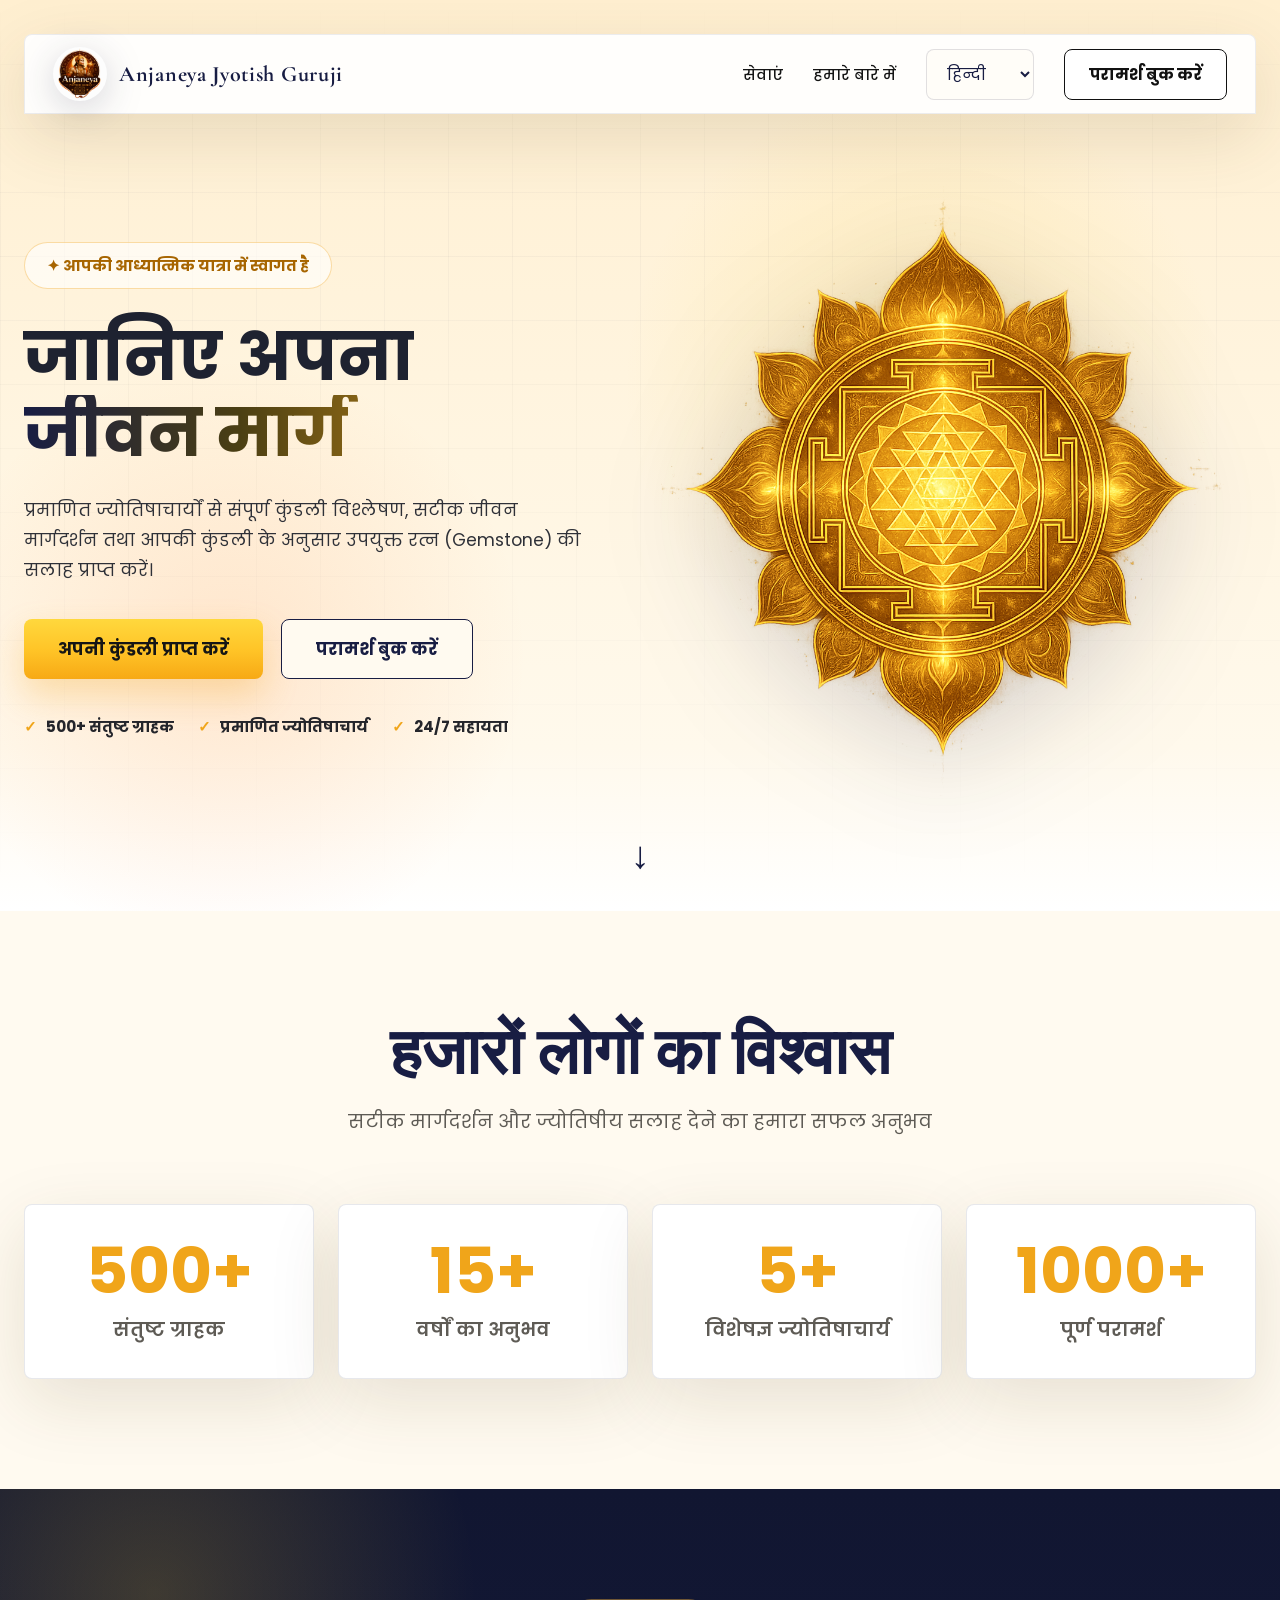
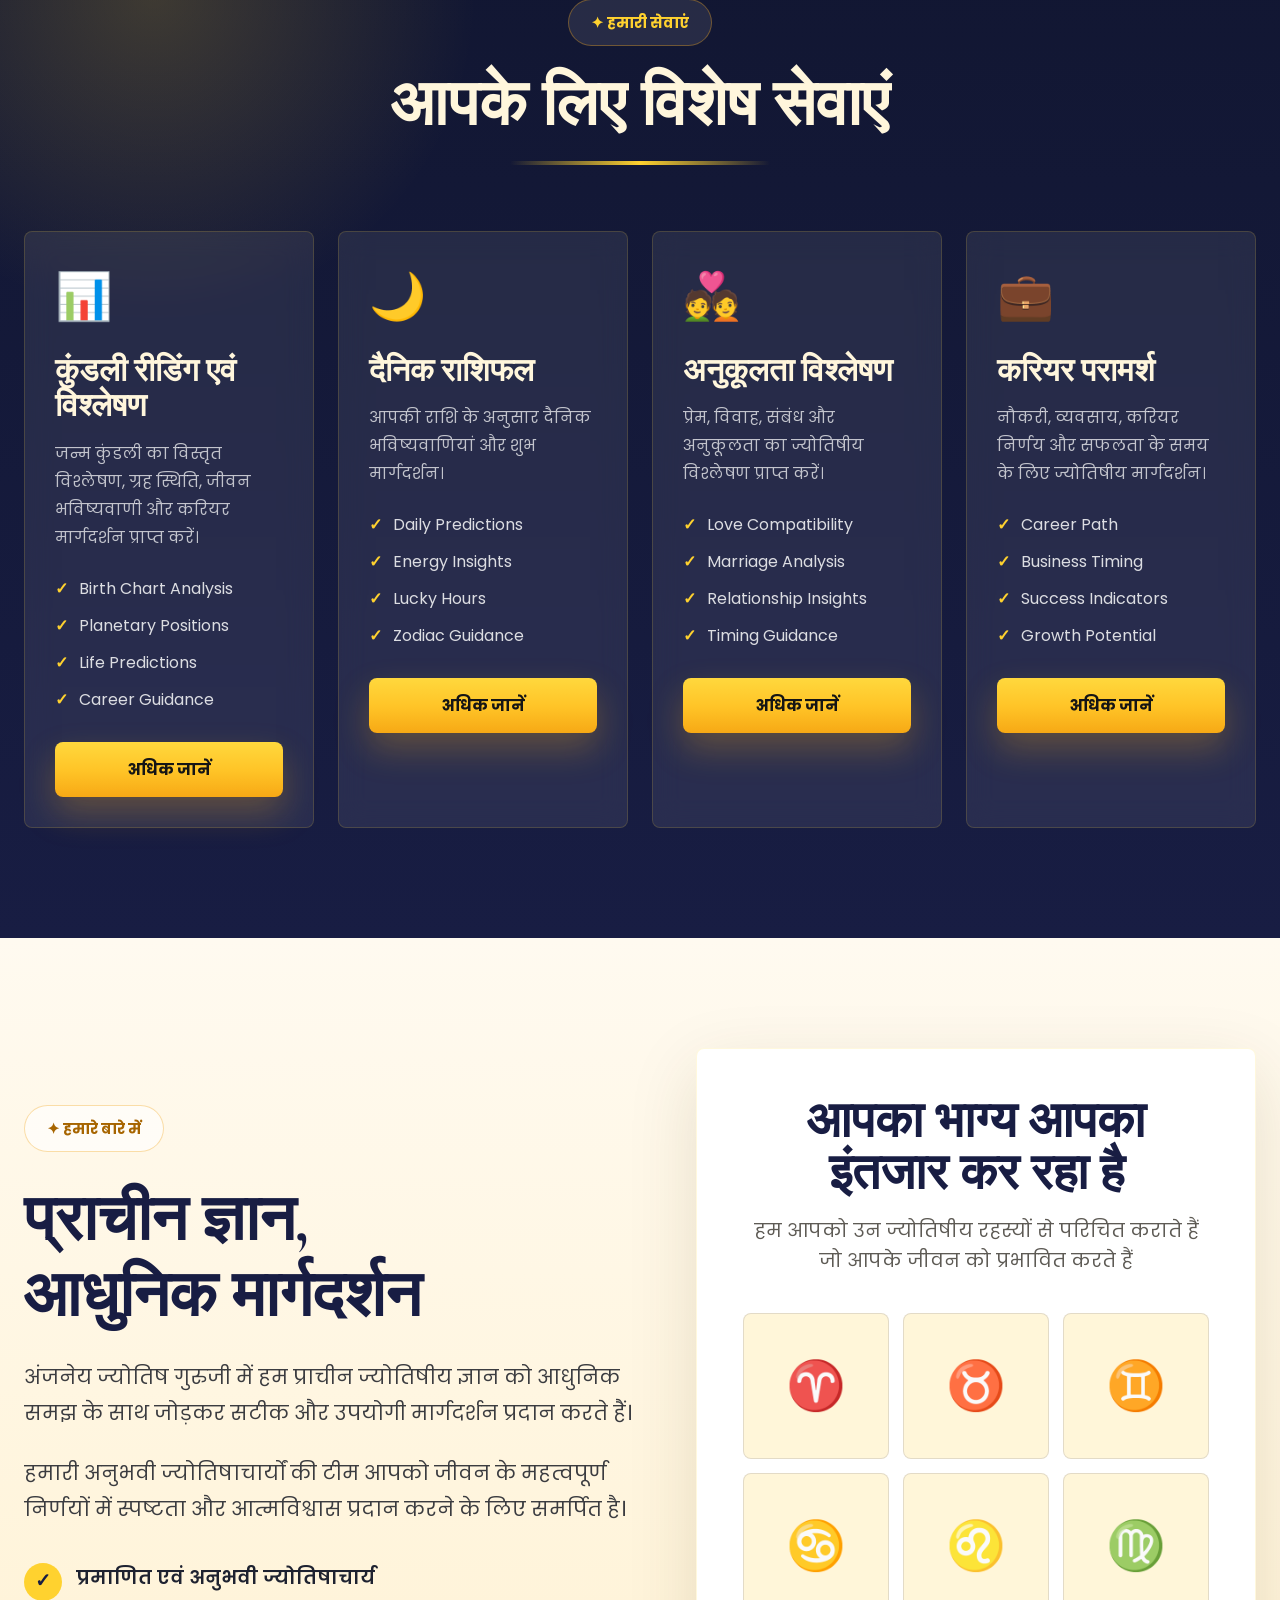
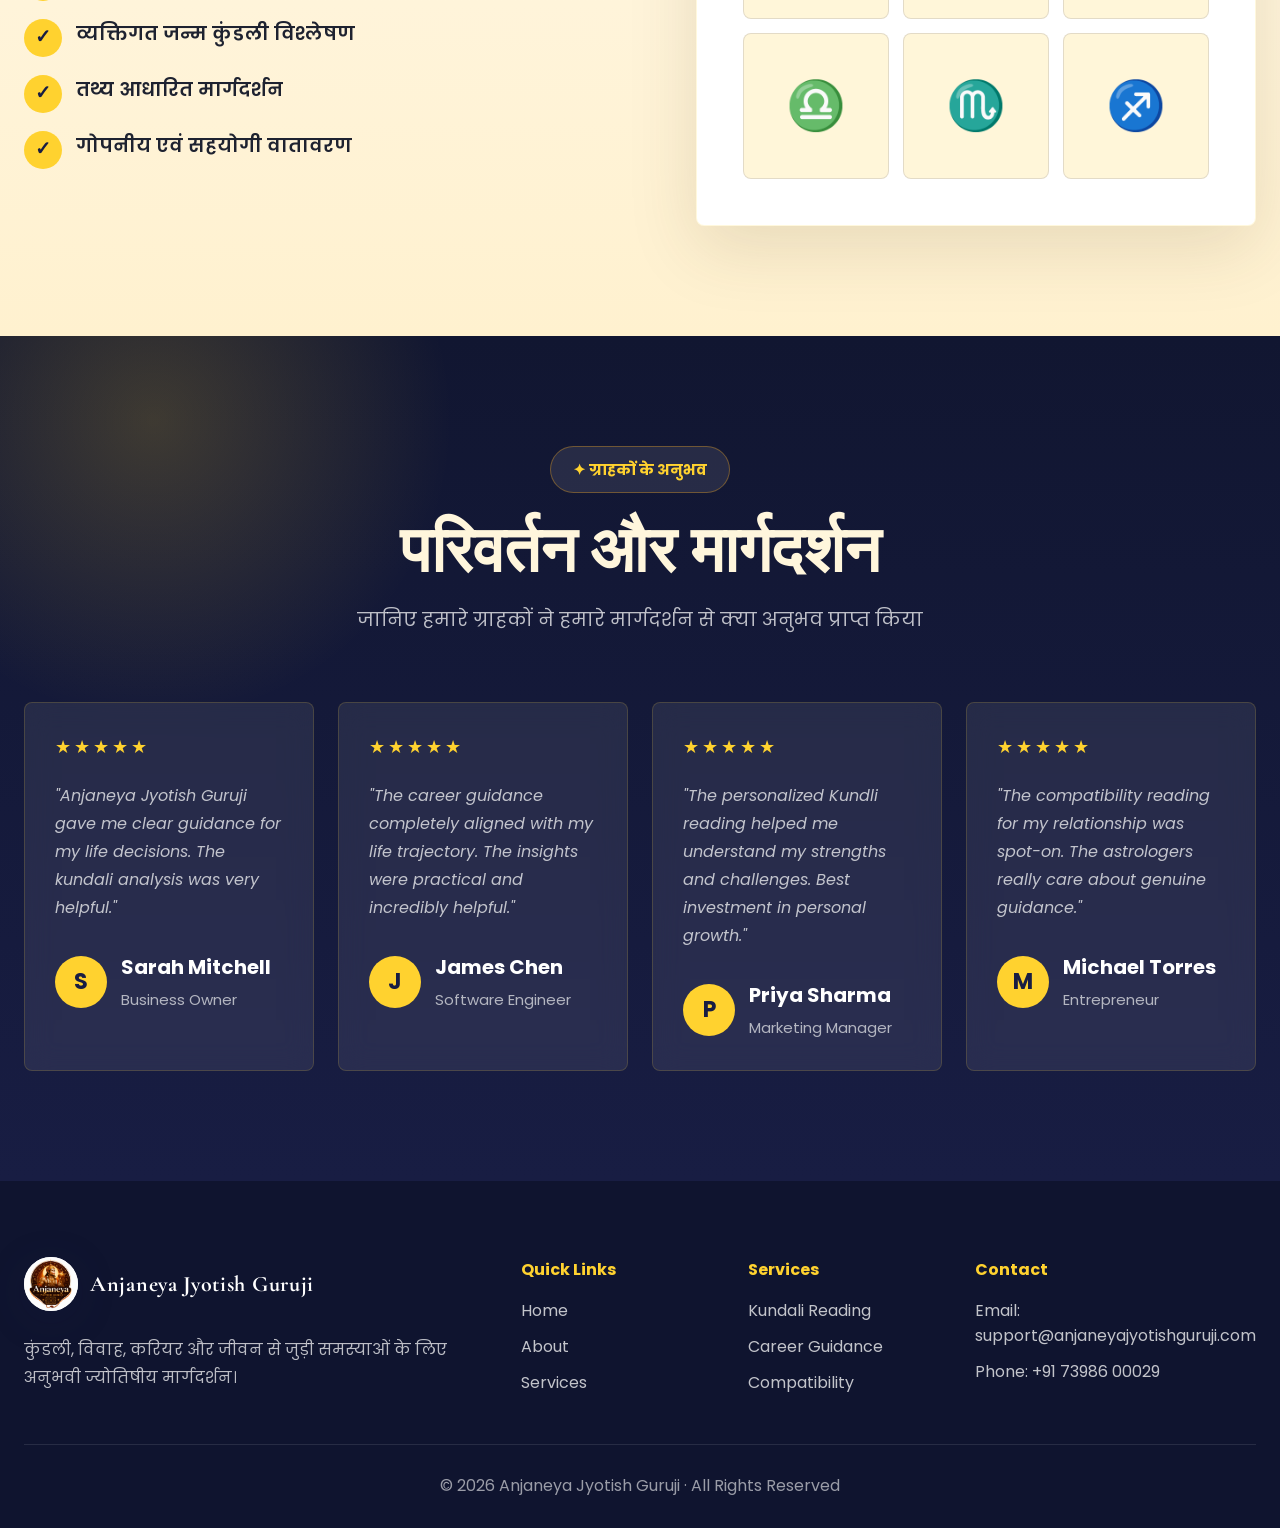
<file: index.html>
<!DOCTYPE html>
<html lang="hi">
<head>
  <meta charset="UTF-8" />
  <!-- Google tag (gtag.js) -->
  <script async src="https://www.googletagmanager.com/gtag/js?id=G-5NXG8GSFK4"></script>
  <script>
    window.dataLayer = window.dataLayer || [];
    function gtag(){dataLayer.push(arguments);}
    gtag('js', new Date());

    gtag('config', 'G-5NXG8GSFK4');
  </script>
  <meta name="viewport" content="width=device-width, initial-scale=1.0" />
  <title>Anjaneya Jyotish Guruji</title>
  <link rel="preconnect" href="https://fonts.googleapis.com" />
  <link rel="preconnect" href="https://fonts.gstatic.com" crossorigin />
  <link href="https://fonts.googleapis.com/css2?family=Cormorant+Garamond:wght@500;600;700&display=swap" rel="stylesheet" />
  <link href="https://fonts.googleapis.com/css2?family=Poppins:wght@300;400;500;600;700&display=swap" rel="stylesheet" />
  <link rel="stylesheet" href="style.css" />
</head>
<body>
  <div class="cosmic-bg" aria-hidden="true">
    <span class="bg-star s1"></span><span class="bg-star s2"></span><span class="bg-star s3"></span><span class="bg-star s4"></span>
    <span class="bg-star s5"></span><span class="bg-star s6"></span><span class="bg-star s7"></span><span class="bg-star s8"></span>
    <span class="bg-star s9"></span><span class="bg-star s10"></span><span class="bg-star s11"></span><span class="bg-star s12"></span>
  </div>

  <section class="hero" id="home">
    <nav class="navbar" aria-label="Main navigation">
      <a class="logo" href="#home" aria-label="Anjaneya Jyotish Guruji home">
        <img class="logo-img" src="anjaneya-logo.png" alt="Anjaneya Jyotish Guruji logo">
        <span>Anjaneya Jyotish Guruji</span>
      </a>
      <button class="hamburger" id="hamburger" type="button" aria-label="Open menu" aria-expanded="false" aria-controls="navLinks">
        <span></span><span></span><span></span>
      </button>
      <div class="nav-links" id="navLinks">
        <a href="#services" data-translate="services">Services</a>
        <a href="#about" data-translate="about">About</a>
        <select id="languageSwitcher" class="language-dropdown" aria-label="Select language">
          <option value="hi">हिन्दी</option>
          <option value="en">English</option>
        </select>
        <button class="nav-btn" id="openBooking" type="button" data-translate="bookBtn">Book Consultation</button>
      </div>
    </nav>

    <div class="hero-content">
      <div class="hero-copy">
        <div class="welcome-badge" data-translate="welcomeBadge">✦ Welcome to Your Cosmic Journey</div>
        <h1 class="hero-title">
          <span data-translate="discover">Discover Your</span>
          <span class="gradient-text" data-translate="cosmicPath">Cosmic Path</span>
        </h1>
        <p class="hero-description" data-translate="connect">
          Connect with certified astrologers for personalized readings, guidance, and cosmic insights tailored to your unique birth chart.
        </p>
        <div class="hero-buttons">
          <button class="primary-btn" id="openKundli" type="button" data-translate="kundli">Get Your Kundli</button>
          <button class="secondary-btn" id="openBooking2" type="button" data-translate="reading">Book a Reading</button>
        </div>
        <div class="features">
          <div class="feature"><span>✓</span><span data-translate="happyClients">500+ Happy Clients</span></div>
          <div class="feature"><span>✓</span><span data-translate="certified">Certified Astrologers</span></div>
          <div class="feature"><span>✓</span><span data-translate="support">24/7 Support</span></div>
        </div>
      </div>

      <div class="hero-art" aria-hidden="true">
        <img src="image copy 2.png" alt="">
        <!-- <div class="planet planet-one"></div>
        <div class="planet planet-two"></div>
        <div class="planet planet-three"></div> -->
      </div>
    </div>
    <a class="scroll-indicator" href="#trust" aria-label="Scroll to next section">↓</a>
  </section>

  <section class="trust-section" id="trust">
    <div class="trust-container">
      <h2 class="trust-heading" data-translate="trustedHeading">Trusted by Thousands</h2>
      <p class="trust-subtitle" data-translate="trustedSubtitle">Our proven track record of delivering accurate insights and transformative guidance</p>
      <div class="stats-grid">
        <div class="stat-card"><h3>500+</h3><p data-translate="satisfiedClients">Satisfied Clients</p></div>
        <div class="stat-card"><h3>15+</h3><p data-translate="yearsExperience">Years Experience</p></div>
        <div class="stat-card"><h3>5+</h3><p data-translate="expertAstrologers">Expert Astrologers</p></div>
        <div class="stat-card"><h3>1000+</h3><p data-translate="readingsCompleted">Readings Completed</p></div>
      </div>
    </div>
  </section>

  <section class="services-section" id="services">
    <div class="services-container">
      <div class="service-badge" data-translate="servicesBadge">✦ Our Services</div>
      <h2 class="services-heading" data-translate="servicesHeading">Services Tailored For You</h2>
      <div class="gradient-line"></div>
      <div class="services-grid">
        <article class="service-card">
          <div class="service-icon">📊</div>
          <h3 data-translate="kundliReading">Kundli Reading</h3>
          <p data-translate="kundliDesc">Get a comprehensive analysis of your birth chart with insights into your personality, destiny, and life path.</p>
          <ul><li>Birth Chart Analysis</li><li>Planetary Positions</li><li>Life Predictions</li><li>Career Guidance</li></ul>
          <button type="button" data-service="Kundali Reading & Analysis">Learn More</button>
        </article>
        <article class="service-card">
          <div class="service-icon">🌙</div>
          <h3 data-translate="dailyHoroscope">Daily Horoscope</h3>
          <p data-translate="dailyDesc">Personalized daily predictions based on your zodiac sign to guide your day ahead.</p>
          <ul><li>Daily Predictions</li><li>Energy Insights</li><li>Lucky Hours</li><li>Zodiac Guidance</li></ul>
          <button type="button" data-service="Daily Horoscope">Learn More</button>
        </article>
        <article class="service-card">
          <div class="service-icon">💑</div>
          <h3 data-translate="compatibility">Compatibility</h3>
          <p data-translate="compatibilityDesc">Discover your cosmic compatibility with potential partners or check relationship dynamics.</p>
          <ul><li>Love Compatibility</li><li>Marriage Analysis</li><li>Relationship Insights</li><li>Timing Guidance</li></ul>
          <button type="button" data-service="Compatibility Analysis">Learn More</button>
        </article>
        <article class="service-card">
          <div class="service-icon">💼</div>
          <h3 data-translate="careerCounseling">Career Counseling</h3>
          <p data-translate="careerDesc">Astrological guidance on career choices, business ventures, and professional growth.</p>
          <ul><li>Career Path</li><li>Business Timing</li><li>Success Indicators</li><li>Growth Potential</li></ul>
          <button type="button" data-service="Career Counseling">Learn More</button>
        </article>
      </div>
    </div>
  </section>

  <section class="about-section" id="about">
    <div class="about-container">
      <div class="about-left">
        <div class="about-badge" data-translate="aboutBadge">✦ About Us</div>
        <h2 class="about-heading" data-translate="aboutHeading">Ancient Wisdom,<br>Modern Guidance</h2>
        <p class="about-text" data-translate="aboutText1">Anjaneya Jyotish Guruji blends traditional Jyotish wisdom with practical guidance for kundali, marriage, career and life decisions.</p>
        <p class="about-text second" data-translate="aboutText2">Our team of certified astrologers brings decades of combined experience and a deep commitment to helping you navigate life's journey with clarity and confidence.</p>
        <div class="about-features">
          <div class="about-feature"><span class="check-icon">✓</span><span data-translate="aboutFeature1">Certified & Experienced Astrologers</span></div>
          <div class="about-feature"><span class="check-icon">✓</span><span data-translate="aboutFeature2">Personalized Birth Chart Analysis</span></div>
          <div class="about-feature"><span class="check-icon">✓</span><span data-translate="aboutFeature3">Evidence-Based Guidance</span></div>
          <div class="about-feature"><span class="check-icon">✓</span><span data-translate="aboutFeature4">Confidential & Supportive Environment</span></div>
        </div>
      </div>
      <div class="about-right">
        <h3 class="zodiac-title" data-translate="zodiacTitle">Your Cosmic Blueprint Awaits</h3>
        <p class="zodiac-subtitle" data-translate="zodiacSubtitle">Let us guide you through the celestial wisdom that shapes your destiny</p>
        <div class="zodiac-grid" aria-label="Zodiac signs">
          <div class="zodiac-card">♈</div><div class="zodiac-card">♉</div><div class="zodiac-card">♊</div>
          <div class="zodiac-card">♋</div><div class="zodiac-card">♌</div><div class="zodiac-card">♍</div>
          <div class="zodiac-card">♎</div><div class="zodiac-card">♏</div><div class="zodiac-card">♐</div>
        </div>
      </div>
    </div>
    <button class="floating-btn left-btn" type="button" aria-label="Scroll to top">↑</button>
    <a class="floating-btn right-btn" href="https://wa.me/917398600029" aria-label="Contact on WhatsApp">☏</a>
  </section>

  <section class="testimonial-section">
    <div class="testimonial-container">
      <div class="testimonial-badge" data-translate="clientStories">✦ Client Stories</div>
      <h2 class="testimonial-heading" data-translate="testimonialHeading">Transformations & Insights</h2>
      <p class="testimonial-subtitle" data-translate="testimonialSubtitle">Hear from clients about how Anjaneya Jyotish Guruji has guided their journeys</p>
      <div class="testimonial-grid">
        <article class="testimonial-card"><div class="stars">★★★★★</div><p class="testimonial-text">"Anjaneya Jyotish Guruji gave me clear guidance for my life decisions. The kundali analysis was very helpful."</p><div class="client-info"><div class="client-avatar">S</div><div><h4>Sarah Mitchell</h4><span>Business Owner</span></div></div></article>
        <article class="testimonial-card"><div class="stars">★★★★★</div><p class="testimonial-text">"The career guidance completely aligned with my life trajectory. The insights were practical and incredibly helpful."</p><div class="client-info"><div class="client-avatar">J</div><div><h4>James Chen</h4><span>Software Engineer</span></div></div></article>
        <article class="testimonial-card"><div class="stars">★★★★★</div><p class="testimonial-text">"The personalized Kundli reading helped me understand my strengths and challenges. Best investment in personal growth."</p><div class="client-info"><div class="client-avatar">P</div><div><h4>Priya Sharma</h4><span>Marketing Manager</span></div></div></article>
        <article class="testimonial-card"><div class="stars">★★★★★</div><p class="testimonial-text">"The compatibility reading for my relationship was spot-on. The astrologers really care about genuine guidance."</p><div class="client-info"><div class="client-avatar">M</div><div><h4>Michael Torres</h4><span>Entrepreneur</span></div></div></article>
      </div>
    </div>
  </section>

  <div class="booking-modal" id="bookingModal" role="dialog" aria-modal="true" aria-labelledby="bookingTitle">
    <div class="booking-box">
      <button class="close-modal" id="closeBooking" type="button" aria-label="Close booking form">&times;</button>
      <h2 id="bookingTitle" data-translate="bookingTitle">Book Consultation</h2>
      <p class="booking-subtitle" data-translate="bookingSubtitle">Select your consultation service</p>
      <input type="text" placeholder="Your Name" id="userName" autocomplete="name" />
      <input type="email" placeholder="Your Email" id="userEmail" autocomplete="email" />
      <select id="serviceSelect">
        <option value="">Select Consultation</option>
        <option value="Kundali Reading & Analysis" data-price="2500" data-link="https://payments.cashfree.com/links?code=iajo7edkhgeg_AAAAAAAT4Lc">Kundali Reading & Analysis - ₹2500</option>
        <option value="Daily Horoscope" data-price="99" data-link="https://payments.cashfree.com/links?code=Tajo8ntctgeg_AAAAAAAT4Lc">Daily Horoscope - ₹99</option>
        <option value="Compatibility Analysis" data-price="299" data-link="https://payments.cashfree.com/links?code=sajo969srgeg_AAAAAAAT4Lc">Compatibility Analysis - ₹299</option>
        <option value="Career Counseling" data-price="499" data-link="https://payments.cashfree.com/links?code=Vajo9f99gor0_AAAAAAAT4Lc">Career Counseling - ₹499</option>
       

      </select>
      <input type="date" id="bookingDate" />
      <select id="bookingTime"><option value="">Select Time</option><option>10:00 AM</option><option>11:00 AM</option><option>1:00 PM</option><option>3:00 PM</option><option>5:00 PM</option></select>
      <div class="price-box" id="priceBox">Consultation Fee: ₹0</div>
      <button class="confirm-btn" id="payNowBtn" type="button">Pay Now</button>
    </div>
  </div>

  <footer class="footer">
    <div class="footer-container">
      <div class="footer-brand">
        <a class="logo" href="#home"><img class="logo-img" src="anjaneya-logo.png" alt="Anjaneya Jyotish Guruji logo"><span>Anjaneya Jyotish Guruji</span></a>
        <p>कुंडली, विवाह, करियर और जीवन से जुड़ी समस्याओं के लिए अनुभवी ज्योतिषीय मार्गदर्शन।</p>
      </div>
      <div class="footer-links">
        <div><h4>Quick Links</h4><a href="#home">Home</a><a href="#about">About</a><a href="#services">Services</a></div>
        <div><h4>Services</h4><a href="#services">Kundali Reading</a><a href="#services">Career Guidance</a><a href="#services">Compatibility</a></div>
        <div><h4>Contact</h4><p>Email: support@anjaneyajyotishguruji.com</p><p>Phone: +91 73986 00029</p></div>
      </div>
    </div>
    <div class="footer-bottom">© 2026 Anjaneya Jyotish Guruji · All Rights Reserved</div>
  </footer>
  <script src="play.js"></script>
</body>
</html>
</file>
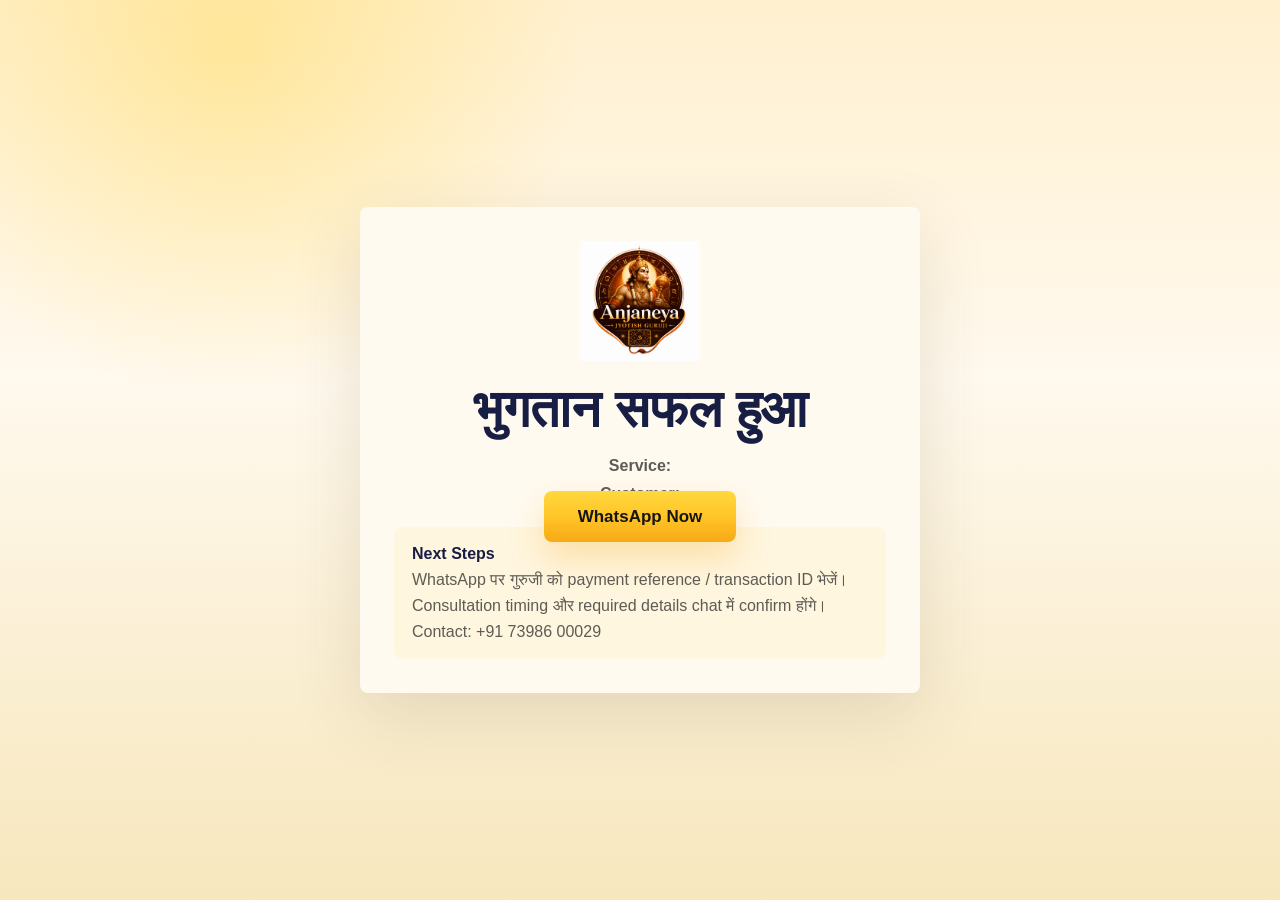
<file: payment-success.html>
<!DOCTYPE html>
<html lang="hi">

<head>
  <meta charset="UTF-8" />
  <!-- Google tag (gtag.js) -->
  <script async src="https://www.googletagmanager.com/gtag/js?id=G-5NXG8GSFK4"></script>
  <script>
    window.dataLayer = window.dataLayer || [];
    function gtag(){dataLayer.push(arguments);}
    gtag('js', new Date());

    gtag('config', 'G-5NXG8GSFK4');
  </script>
  <meta name="viewport" content="width=device-width, initial-scale=1.0" />
  <title>Payment Successful | Anjaneya Jyotish Guruji</title>
  <link rel="stylesheet" href="style.css" />
  <style>
    .success-body {
      min-height: 100vh;
      display: grid;
      place-items: center;
      padding: 24px;
    }

    .success-card {
      width: min(100%, 560px);
      padding: 34px;
      border-radius: 8px;
      background: #fffaf0;
      box-shadow: 0 22px 70px rgba(73, 52, 14, 0.13);
      text-align: center;
    }

    .success-card img {
      width: 120px;
      margin: 0 auto 18px;
    }

    .success-card h1 {
      margin-bottom: 12px;
      color: #181d43;
      font-size: clamp(32px, 6vw, 52px);
    }

    .success-card p {
      color: #5e5b55;
      line-height: 1.7;
    }

    .success-whatsapp {
      width: 100%;
      margin: 24px 0;
    }

    .success-info {
      display: grid;
      gap: 8px;
      padding: 18px;
      border-radius: 8px;
      background: #fff6df;
      color: #5e5b55;
      text-align: left;
    }

    .success-info strong {
      color: #181d43;
    }
  </style>
</head>

<body class="success-body">
  <main class="success-card">
    <img src="anjaneya-logo.png" alt="Anjaneya Jyotish Guruji logo" />
    <h1>भुगतान सफल हुआ</h1>
    <p id="successService">आपकी सेवा जानकारी यहां दिखाई देगी।</p>
    <a class="primary-btn success-whatsapp" id="whatsappNow" href="#">WhatsApp Now</a>
    <div class="success-info">
      <strong>Next Steps</strong>
      <span>WhatsApp पर गुरुजी को payment reference / transaction ID भेजें।</span>
      <span>Consultation timing और required details chat में confirm होंगे।</span>
      <span>Contact: +91 73986 00029</span>
    </div>
  </main>
<script>
  const name = localStorage.getItem("bookingName") || "";
const email = localStorage.getItem("bookingEmail") || "";
const service = localStorage.getItem("bookingService") || "";
const amount = localStorage.getItem("bookingAmount") || "";
const date = localStorage.getItem("bookingDate") || "";
const time = localStorage.getItem("bookingTime") || "";

const txParams = new URLSearchParams(window.location.search);

const transactionId =
  txParams.get("transaction_id") ||
  txParams.get("order_id") ||
  txParams.get("cf_payment_id") ||
  "Not Available";

document.getElementById("successService").innerHTML = `
<strong>Service:</strong> ${service}<br>
<strong>Customer:</strong> ${name}
`;

const message = `🙏 नमस्ते गुरुजी

मैंने सफलतापूर्वक भुगतान कर दिया है।

👤 नाम: ${name}

📧 ईमेल: ${email}

🪔 परामर्श सेवा: ${service}

💰 भुगतान राशि: ₹${amount}

📅 बुकिंग तिथि: ${date}

🕒 बुकिंग समय: ${time}

💳 ट्रांजैक्शन आईडी: ${transactionId}

कृपया मेरी बुकिंग की पुष्टि करें और आगे की प्रक्रिया बताने का कष्ट करें।

धन्यवाद।`;

const whatsappURL =
`https://wa.me/917398600029?text=${encodeURIComponent(message)}`;

document.getElementById("whatsappNow").href = whatsappURL;

setTimeout(() => {
    window.location.href = whatsappURL;
}, 1200);
</script>
</body>

</html>
</file>
<file: style.css>
* {
  box-sizing: border-box;
  margin: 0;
  padding: 0;
}

:root {
  --cream: #fff4d9;
  --cream-soft: #fff9ed;
  --paper: rgba(255, 255, 255, 0.88);
  --navy: #181d43;
  --navy-deep: #10142f;
  --ink: #1e2230;
  --muted: #5e5b55;
  --gold: #ffd22f;
  --gold-deep: #f0a51a;
  --saffron: #ff6f17;
  --line: rgba(24, 29, 67, 0.13);
  --shadow: 0 22px 70px rgba(73, 52, 14, 0.13);
  --radius: 8px;
}

html {
  scroll-behavior: smooth;
}

html,
body {
  max-width: 100%;
}

body {
  min-width: 320px;
  overflow-x: hidden;
  background:
    radial-gradient(circle at 18% 5%, rgba(255, 210, 47, 0.34), transparent 26%),
    linear-gradient(180deg, #fff0cf 0%, #fff9ee 42%, #f7e7bd 100%);
  color: var(--ink);
  font-family: "Poppins", sans-serif;
}

body.modal-open {
  overflow: hidden;
}

a {
  color: inherit;
  text-decoration: none;
}

button,
select,
input {
  font: inherit;
}

button {
  cursor: pointer;
}

img,
picture,
svg,
video {
  display: block;
  max-width: 100%;
  height: auto;
}

section {
  position: relative;
  width: 100%;
}

.cosmic-bg {
  position: fixed;
  inset: 0;
  z-index: 0;
  overflow: hidden;
  pointer-events: none;
}

.bg-star {
  position: absolute;
  border-radius: 50%;
  background: var(--gold-deep);
  opacity: 0.5;
  animation: twinkle 3.2s infinite ease-in-out;
}

.s1, .s4, .s7, .s10 { width: 3px; height: 3px; }
.s2, .s5, .s8, .s11 { width: 5px; height: 5px; }
.s3, .s6, .s9, .s12 { width: 7px; height: 7px; }
.s1 { top: 8%; left: 10%; animation-delay: 0s; }
.s2 { top: 16%; left: 30%; animation-delay: 2s; }
.s3 { top: 22%; left: 60%; animation-delay: 4s; }
.s4 { top: 12%; right: 12%; animation-delay: 1s; }
.s5 { top: 35%; left: 15%; animation-delay: 3s; }
.s6 { top: 40%; right: 25%; animation-delay: 6s; }
.s7 { top: 58%; left: 40%; animation-delay: 2s; }
.s8 { top: 72%; left: 70%; animation-delay: 4s; }
.s9 { top: 80%; right: 18%; animation-delay: 1s; }
.s10 { top: 88%; left: 22%; animation-delay: 5s; }
.s11 { top: 52%; right: 8%; animation-delay: 7s; }
.s12 { top: 30%; left: 82%; animation-delay: 2s; }

@keyframes twinkle {
  0%, 100% { opacity: 0.15; transform: scale(0.8); }
  50% { opacity: 0.85; transform: scale(1.25); box-shadow: 0 0 18px rgba(240, 165, 26, 0.45); }
}

.hero {
  min-height: 100vh;
  overflow: hidden;
  padding-top: 34px;
  background:
    radial-gradient(circle at 72% 42%, rgba(255, 210, 47, 0.2), transparent 28%),
    radial-gradient(circle at 18% 72%, rgba(255, 111, 23, 0.13), transparent 24%),
    linear-gradient(180deg, #ffefd0 0%, #fff9ec 82%, #ffffff 100%);
}

.hero::before {
  content: "";
  position: absolute;
  inset: 0;
  background-image:
    linear-gradient(rgba(24, 29, 67, 0.035) 1px, transparent 1px),
    linear-gradient(90deg, rgba(24, 29, 67, 0.035) 1px, transparent 1px);
  background-size: 64px 64px;
  mask-image: linear-gradient(180deg, transparent 0%, #000 24%, transparent 100%);
  pointer-events: none;
}

.hero::after {
  display: none;
  content: "";
  position: absolute;
  right: -170px;
  top: 120px;
  width: min(660px, 60vw);
  aspect-ratio: 1;
  border: 2px solid rgba(24, 29, 67, 0.1);
  border-radius: 50%;
  background:
    repeating-conic-gradient(from 6deg, transparent 0 23deg, rgba(24, 29, 67, 0.09) 24deg 25deg, transparent 26deg 30deg),
    radial-gradient(circle, transparent 0 37%, rgba(24, 29, 67, 0.09) 37.5% 38.5%, transparent 39% 100%);
  opacity: 0.75;
  pointer-events: none;
}

.navbar,
.hero-content,
.trust-container,
.services-container,
.about-container,
.testimonial-container,
.footer-container {
  width: min(100% - 48px, 1460px);
  margin: 0 auto;
}

.navbar {
  position: relative;
  z-index: 10;
  display: flex;
  align-items: center;
  justify-content: space-between;
  min-height: 76px;
  padding: 12px 28px;
  border: 1px solid rgba(24, 29, 67, 0.08);
  border-radius: 8px 8px 0 0;
  background: rgba(255, 255, 255, 0.92);
  box-shadow: var(--shadow);
  backdrop-filter: blur(14px);
}

.logo {
  display: inline-flex;
  align-items: center;
  gap: 12px;
  font-weight: 700;
  color: var(--navy);
}

.logo-icon {
  width: 44px;
  height: 44px;
  display: inline-flex;
  align-items: center;
  justify-content: center;
  border: 4px solid var(--navy);
  border-radius: 50%;
  background: radial-gradient(circle, var(--gold) 0 45%, #f6bd21 46% 64%, var(--navy) 65% 100%);
  color: #fff6cf;
  box-shadow: 0 8px 22px rgba(24, 29, 67, 0.18);
}

.logo span:last-child {
  font-family: "Cormorant Garamond", serif;
  font-size: 22px;
  letter-spacing: 0.7px;
}

.nav-links {
  display: flex;
  align-items: center;
  gap: 30px;
  min-width: 0;
}

.nav-links a {
  position: relative;
  color: #141414;
  font-size: 15px;
  font-weight: 500;
  transition: color 0.25s ease;
}

.nav-links a:hover {
  color: var(--gold-deep);
}

.nav-links a::after {
  content: "";
  position: absolute;
  left: 0;
  right: 0;
  bottom: -10px;
  height: 3px;
  border-radius: 999px;
  background: var(--gold);
  transform: scaleX(0);
  transition: transform 0.25s ease;
}

.nav-links a:hover::after {
  transform: scaleX(1);
}

.language-dropdown {
  padding: 12px 16px;
  border: 1px solid var(--line);
  border-radius: var(--radius);
  background: #fffdf8;
  color: var(--navy);
  cursor: pointer;
}

.nav-btn,
.primary-btn,
.secondary-btn,
.service-card button,
.confirm-btn {
  min-height: 50px;
  border-radius: var(--radius);
  font-weight: 700;
  transition: transform 0.25s ease, box-shadow 0.25s ease, background 0.25s ease;
}

.nav-btn {
  padding: 12px 24px;
  border: 1.5px solid #111;
  background: #fff;
  color: #111;
}

.primary-btn,
.service-card button,
.confirm-btn {
  border: 0;
  background: linear-gradient(180deg, #ffd83d 0%, #ffc427 52%, #f7a915 100%);
  color: #151515;
  box-shadow: 0 16px 34px rgba(240, 165, 26, 0.28);
}

.nav-btn:hover,
.primary-btn:hover,
.service-card button:hover,
.confirm-btn:hover,
.secondary-btn:hover {
  transform: translateY(-2px);
}

.hamburger {
  display: none;
  width: 44px;
  height: 44px;
  flex-direction: column;
  align-items: center;
  justify-content: center;
  gap: 5px;
  border: 1px solid var(--line);
  border-radius: var(--radius);
  background: #fffdf8;
}

.hamburger span {
  width: 24px;
  height: 3px;
  border-radius: 10px;
  background: var(--navy);
}

.hero-content {
  position: relative;
  z-index: 2;
  display: grid;
  min-height: calc(100vh - 110px);
  grid-template-columns: minmax(0, 0.95fr) minmax(360px, 1.05fr);
  gap: 38px;
  align-items: center;
  padding: 70px 0 115px;
}

.hero-copy {
  max-width: 720px;
}

.welcome-badge,
.service-badge,
.about-badge,
.testimonial-badge {
  width: max-content;
  max-width: 100%;
  padding: 11px 22px;
  border: 1px solid rgba(240, 165, 26, 0.36);
  border-radius: 999px;
  background: rgba(255, 255, 255, 0.62);
  color: #a76500;
  font-size: 15px;
  font-weight: 700;
}

.welcome-badge {
  margin-bottom: 30px;
}

.hero-title {
  max-width: 760px;
  margin-bottom: 24px;
  color: var(--ink);
  font-family: "Poppins", sans-serif;
  font-size: clamp(42px, 5.2vw, 84px);
  font-weight: 700;
  letter-spacing: 0;
  line-height: 1.14;
}

.hero-title span {
  display: block;
}

.gradient-text {
  background: linear-gradient(90deg, var(--navy) 0%, #4b3f13 38%, var(--gold-deep) 100%);
  -webkit-background-clip: text;
  background-clip: text;
  -webkit-text-fill-color: transparent;
}

.hero-description {
  max-width: 650px;
  margin-bottom: 34px;
  color: #2f3138;
  font-size: clamp(16px, 1.35vw, 20px);
  line-height: 1.75;
}

.hero-buttons {
  display: flex;
  flex-wrap: wrap;
  gap: 18px;
  margin-bottom: 36px;
}

.primary-btn,
.secondary-btn {
  padding: 16px 34px;
  font-size: 17px;
}

.secondary-btn {
  border: 1.5px solid var(--navy);
  background: #fffaf0;
  color: var(--navy);
}

.secondary-btn:hover {
  background: var(--navy);
  color: #fff;
}

.features {
  display: flex;
  flex-wrap: wrap;
  gap: 12px 24px;
}

.feature {
  display: flex;
  align-items: center;
  gap: 9px;
  color: #24252b;
  font-size: 15px;
  font-weight: 700;
}

.feature span:first-child,
.about-feature .check-icon {
  color: var(--gold-deep);
}

.hero-art {
  position: relative;
  min-height: 610px;
  display: flex;
  align-items: center;
  justify-content: center;
  min-width: 0;
}

.hero-art img {
  width: min(100%, 640px);
  max-height: min(68vh, 640px);
  object-fit: contain;
  filter: drop-shadow(0 24px 55px rgba(24, 29, 67, 0.18));
}

.chakra {
  position: absolute;
  top: 50%;
  right: 2%;
  width: min(560px, 84vw);
  aspect-ratio: 1;
  transform: translateY(-50%);
  border: 28px solid var(--navy);
  border-radius: 50%;
  background:
    radial-gradient(circle at center, var(--navy) 0 18%, transparent 18.5%),
    repeating-conic-gradient(from -8deg, rgba(24, 29, 67, 0.12) 0 2deg, transparent 2deg 30deg),
    radial-gradient(circle at center, transparent 0 41%, rgba(255, 255, 255, 0.56) 41.5% 42.5%, transparent 43%),
    var(--gold);
  box-shadow: inset 0 0 0 34px rgba(255, 255, 255, 0.22), 0 24px 65px rgba(24, 29, 67, 0.18);
  opacity: 0.96;
}

.chakra::before {
  content: "";
  position: absolute;
  inset: -110px;
  border: 2px solid rgba(24, 29, 67, 0.12);
  border-radius: 50%;
  background:
    repeating-conic-gradient(from 8deg, transparent 0 24deg, rgba(24, 29, 67, 0.09) 25deg 26deg, transparent 27deg 30deg);
  mask-image: radial-gradient(circle, transparent 0 49%, #000 50% 64%, transparent 65%);
}

.chakra::after {
  content: "";
  position: absolute;
  inset: 30%;
  border: 18px solid var(--navy);
  border-radius: 50%;
  background: radial-gradient(circle at 45% 38%, #ffffff 0 5%, #283151 6% 18%, #0f132e 19% 100%);
  box-shadow: 0 16px 30px rgba(24, 29, 67, 0.24);
}

.chakra span {
  position: absolute;
  top: 28px;
  left: 50%;
  z-index: 2;
  transform: translateX(-50%);
  color: var(--navy);
  font-family: "Cormorant Garamond", serif;
  font-size: clamp(54px, 6vw, 92px);
  font-weight: 700;
}

.chakra i {
  position: absolute;
  z-index: 2;
  color: rgba(255, 255, 255, 0.72);
  font-style: normal;
  font-size: 24px;
}

.chakra i:nth-child(2) { top: -18px; left: 49%; }
.chakra i:nth-child(3) { top: 13%; right: 12%; }
.chakra i:nth-child(4) { top: 45%; right: -17px; }
.chakra i:nth-child(5) { bottom: 12%; right: 13%; }
.chakra i:nth-child(6) { bottom: -20px; left: 49%; }
.chakra i:nth-child(7) { bottom: 12%; left: 13%; }
.chakra i:nth-child(8) { top: 45%; left: -18px; }
.chakra i:nth-child(9) { top: 13%; left: 12%; }

.planet {
  position: absolute;
  z-index: 4;
  border-radius: 50%;
  box-shadow: 0 14px 34px rgba(24, 29, 67, 0.2);
}

.planet-one {
  top: 13%;
  left: 16%;
  width: 74px;
  height: 74px;
  background: radial-gradient(circle at 36% 28%, #fff0bd 0 10%, #b98f4a 12% 46%, #59402f 47% 100%);
}

.planet-two {
  top: 48%;
  left: 4%;
  width: 66px;
  height: 66px;
  background: radial-gradient(circle at 30% 22%, #c7f8ff 0 8%, #287b8c 10% 44%, #173a53 45% 100%);
}

.planet-three {
  right: 0;
  bottom: 24%;
  width: 86px;
  height: 86px;
  background: radial-gradient(circle at 32% 24%, #ffd587 0 12%, #b65a1d 14% 54%, #763512 55% 100%);
}

.scroll-indicator {
  position: absolute;
  bottom: 28px;
  left: 50%;
  z-index: 2;
  transform: translateX(-50%);
  color: var(--navy);
  font-size: 38px;
  animation: float 2s infinite ease-in-out;
}

@keyframes float {
  0%, 100% { transform: translateX(-50%) translateY(0); }
  50% { transform: translateX(-50%) translateY(-8px); }
}

.trust-section,
.services-section,
.about-section,
.testimonial-section {
  overflow: hidden;
  padding: 110px 0;
  background: #fffaf0;
}

.services-section,
.testimonial-section {
  background:
    radial-gradient(circle at 12% 10%, rgba(255, 210, 47, 0.19), transparent 22%),
    linear-gradient(180deg, #111631 0%, #181d43 100%);
  color: #fff;
}

.trust-container,
.services-container,
.about-container,
.testimonial-container {
  position: relative;
  z-index: 2;
}

.trust-container,
.services-container,
.testimonial-container {
  text-align: center;
}

.trust-heading,
.services-heading,
.about-heading,
.testimonial-heading {
  font-family: "Cormorant Garamond", serif;
  font-size: clamp(40px, 5vw, 74px);
  font-weight: 700;
  line-height: 1.02;
  color: var(--navy);
}

.services-heading,
.testimonial-heading {
  color: #fff6dc;
}

.trust-heading,
.testimonial-heading {
  margin-bottom: 20px;
}

.trust-subtitle,
.testimonial-subtitle {
  max-width: 820px;
  margin: 0 auto 66px;
  color: var(--muted);
  font-size: clamp(16px, 1.5vw, 21px);
  line-height: 1.65;
}

.testimonial-subtitle {
  color: rgba(255, 255, 255, 0.72);
}

.stats-grid,
.services-grid,
.testimonial-grid {
  display: grid;
  gap: 24px;
}

.stats-grid {
  grid-template-columns: repeat(4, 1fr);
}

.stat-card {
  padding: 34px 24px;
  border: 1px solid rgba(24, 29, 67, 0.1);
  border-radius: var(--radius);
  background: #fff;
  box-shadow: var(--shadow);
}

.stat-card h3 {
  margin-bottom: 12px;
  color: var(--gold-deep);
  font-size: clamp(46px, 5vw, 72px);
  line-height: 1;
}

.stat-card p {
  color: var(--muted);
  font-size: clamp(16px, 1.5vw, 21px);
  font-weight: 600;
}

.service-badge,
.testimonial-badge {
  margin: 0 auto 26px;
  background: rgba(255, 255, 255, 0.09);
  color: var(--gold);
}

.services-heading {
  margin-bottom: 24px;
}

.gradient-line {
  width: min(260px, 70%);
  height: 4px;
  margin: 0 auto 66px;
  border-radius: 999px;
  background: linear-gradient(90deg, transparent, var(--gold), transparent);
}

.services-grid,
.testimonial-grid {
  grid-template-columns: repeat(4, 1fr);
  text-align: left;
}

.service-card,
.testimonial-card,
.about-right,
.booking-box {
  border: 1px solid rgba(255, 210, 47, 0.16);
  border-radius: var(--radius);
  background: rgba(255, 255, 255, 0.08);
  backdrop-filter: blur(14px);
}

.service-card,
.testimonial-card {
  padding: 30px;
  transition: transform 0.3s ease, border-color 0.3s ease, box-shadow 0.3s ease;
}

.service-card:hover,
.testimonial-card:hover {
  transform: translateY(-7px);
  border-color: rgba(255, 210, 47, 0.42);
  box-shadow: 0 20px 55px rgba(0, 0, 0, 0.22);
}

.service-icon {
  margin-bottom: 22px;
  font-size: 46px;
}

.service-card h3 {
  margin-bottom: 16px;
  color: #fff6dc;
  font-family: "Cormorant Garamond", serif;
  font-size: 32px;
  line-height: 1.1;
}

.service-card p,
.testimonial-text,
.about-text {
  color: rgba(255, 255, 255, 0.72);
  line-height: 1.75;
}

.service-card p {
  margin-bottom: 24px;
  font-size: 16px;
}

.service-card ul {
  margin-bottom: 30px;
  list-style: none;
}

.service-card li {
  position: relative;
  margin-bottom: 12px;
  padding-left: 24px;
  color: rgba(255, 255, 255, 0.84);
}

.service-card li::before {
  content: "✓";
  position: absolute;
  left: 0;
  color: var(--gold);
  font-weight: 700;
}

.service-card button {
  width: 100%;
  padding: 15px;
  font-size: 16px;
}

.about-section {
  background: linear-gradient(180deg, #fffaf0 0%, #fff1cf 100%);
}

.about-container {
  display: grid;
  grid-template-columns: minmax(0, 1fr) minmax(360px, 0.92fr);
  gap: 64px;
  align-items: center;
}

.about-badge {
  margin-bottom: 30px;
}

/* .about-heading {
  margin-bottom: 30px;
} */
.about-heading {
  margin-bottom: 24px;
  line-height: 1.2;
  word-break: break-word;
}
.about-text {
  max-width: 760px;
  margin-bottom: 24px;
  color: #3b3c40;
  font-size: clamp(17px, 1.6vw, 21px);
}

.about-text.second {
  margin-bottom: 36px;
}

.about-features {
  display: flex;
  flex-direction: column;
  gap: 18px;
}

/* .about-feature {
  display: flex;
  align-items: center;
  gap: 14px;
  color: var(--ink);
  font-size: clamp(16px, 1.5vw, 20px);
  font-weight: 600;
}

.about-feature span {
  width: 38px;
  height: 38px;
  flex: 0 0 auto;
  display: inline-flex;
  align-items: center;
  justify-content: center;
  border-radius: 50%;
  background: var(--gold);
  color: var(--navy);
} */
.about-feature {
  display: flex;
  align-items: flex-start;
  gap: 14px;
  color: var(--ink);
  font-size: clamp(16px, 1.5vw, 20px);
  font-weight: 600;
  line-height: 1.6;
}

.about-feature .check-icon {
  width: 38px;
  height: 38px;
  flex-shrink: 0;
  display: flex;
  align-items: center;
  justify-content: center;
  border-radius: 50%;
  background: var(--gold);
  color: var(--navy);
  font-weight: 700;
}

.about-feature span:last-child {
  flex: 1;
}
.about-right {
  padding: clamp(24px, 4vw, 46px);
  background: #fff;
  box-shadow: var(--shadow);
}

.zodiac-title {
  margin-bottom: 16px;
  text-align: center;
  color: var(--navy);
  font-family: "Cormorant Garamond", serif;
  font-size: clamp(32px, 4vw, 50px);
  line-height: 1.05;
}

.zodiac-subtitle {
  margin-bottom: 36px;
  color: var(--muted);
  text-align: center;
  font-size: clamp(16px, 1.5vw, 20px);
  line-height: 1.6;
}

.zodiac-grid {
  display: grid;
  grid-template-columns: repeat(3, 1fr);
  gap: 14px;
}

.zodiac-card {
  aspect-ratio: 1 / 1;
  display: flex;
  align-items: center;
  justify-content: center;
  border: 1px solid rgba(24, 29, 67, 0.12);
  border-radius: var(--radius);
  background: #fff6d9;
  color: var(--navy);
  font-size: clamp(32px, 4vw, 48px);
  transition: transform 0.3s ease, color 0.3s ease, background 0.3s ease;
}

.zodiac-card:hover {
  transform: translateY(-5px);
  background: var(--navy);
  color: var(--gold);
}

.floating-btn {
  position: fixed;
  bottom: 24px;
  z-index: 50;
  width: 58px;
  height: 58px;
  display: flex;
  align-items: center;
  justify-content: center;
  border: 1px solid rgba(255, 255, 255, 0.45);
  border-radius: 50%;
  background: var(--navy);
  box-shadow: 0 12px 35px rgba(24, 29, 67, 0.26);
  color: var(--gold);
  font-size: 26px;
  opacity: 0;
  pointer-events: none;
  transform: translateY(10px);
  transition: opacity 0.25s ease, transform 0.25s ease;
}

.floating-btn.is-visible {
  opacity: 1;
  pointer-events: auto;
  transform: translateY(0);
}

.left-btn { left: 24px; }
.right-btn { right: 24px; }

.stars {
  margin-bottom: 22px;
  color: var(--gold);
  font-size: 18px;
  letter-spacing: 3px;
}

.testimonial-text {
  margin-bottom: 30px;
  font-size: clamp(16px, 1.2vw, 18px);
  font-style: italic;
}

.client-info {
  display: flex;
  align-items: center;
  gap: 14px;
}

.client-avatar {
  width: 52px;
  height: 52px;
  flex: 0 0 auto;
  display: flex;
  align-items: center;
  justify-content: center;
  border-radius: 50%;
  background: var(--gold);
  color: var(--navy);
  font-size: 22px;
  font-weight: 700;
}

.client-info h4 {
  margin-bottom: 5px;
  color: #fff;
  font-size: 20px;
}

.client-info span {
  color: rgba(255, 255, 255, 0.65);
  font-size: 15px;
}

.booking-modal {
  position: fixed;
  inset: 0;
  z-index: 999;
  display: none;
  align-items: center;
  justify-content: center;
  padding: 20px;
  background: rgba(10, 12, 22, 0.72);
  backdrop-filter: blur(10px);
}

.booking-box {
  position: relative;
  width: min(100%, 520px);
  max-height: calc(100vh - 40px);
  overflow-y: auto;
  padding: clamp(24px, 4vw, 40px);
  background: #fffaf0;
  box-shadow: 0 20px 80px rgba(24, 29, 67, 0.25);
}

.booking-box h2 {
  margin-bottom: 10px;
  text-align: center;
  color: var(--navy);
  font-family: "Cormorant Garamond", serif;
  font-size: clamp(34px, 5vw, 48px);
}

.booking-subtitle {
  margin-bottom: 28px;
  text-align: center;
  color: var(--muted);
}

.booking-box input,
.booking-box select {
  width: 100%;
  margin-bottom: 14px;
  padding: 15px;
  border: 1px solid var(--line);
  border-radius: var(--radius);
  background: #fff;
  color: var(--ink);
  font-size: 16px;
}

.booking-box input:focus,
.booking-box select:focus {
  outline: none;
  border-color: var(--gold-deep);
}

.price-box {
  margin: 20px 0;
  padding: 15px;
  border-radius: var(--radius);
  background: var(--navy);
  color: var(--gold);
  text-align: center;
  font-size: 18px;
  font-weight: 700;
}

.confirm-btn {
  width: 100%;
  padding: 17px;
  font-size: 17px;
}

.close-modal {
  position: absolute;
  top: 14px;
  right: 16px;
  width: 40px;
  height: 40px;
  border: 0;
  background: transparent;
  color: var(--navy);
  font-size: 34px;
  line-height: 1;
}

.footer {
  padding: 76px 0 30px;
  background: #0f142f;
  color: #fff;
}

.footer-container {
  display: grid;
  grid-template-columns: 1.2fr 2fr;
  gap: 56px;
}

.footer .logo {
  color: #fff;
}

.footer-brand p {
  margin-top: 18px;
  max-width: 460px;
  color: rgba(255, 255, 255, 0.72);
  line-height: 1.8;
}

.footer-links {
  display: grid;
  grid-template-columns: repeat(3, 1fr);
  gap: 30px;
}

.footer-links h4 {
  margin-bottom: 16px;
  color: var(--gold);
}

.footer-links a,
.footer-links p {
  display: block;
  margin-bottom: 11px;
  color: rgba(255, 255, 255, 0.75);
}

.footer-bottom {
  width: min(100% - 48px, 1460px);
  margin: 38px auto 0;
  padding-top: 28px;
  border-top: 1px solid rgba(255, 255, 255, 0.1);
  color: rgba(255, 255, 255, 0.58);
  text-align: center;
}

@media (max-width: 1180px) {
  .hero-content {
    grid-template-columns: 1fr;
    text-align: center;
  }

  .hero-copy {
    max-width: 820px;
    margin: 0 auto;
  }

  .hero-buttons,
  .features {
    justify-content: center;
  }

  .hero-art {
    min-height: 420px;
  }

  .hero-art img {
    width: min(88vw, 560px);
    max-height: 430px;
  }

  .chakra {
    left: 50%;
    right: auto;
    transform: translate(-50%, -50%);
  }

  .stats-grid,
  .services-grid,
  .testimonial-grid {
    grid-template-columns: repeat(2, 1fr);
  }

  .about-container {
    grid-template-columns: 1fr;
  }
}

@media (max-width: 768px) {
  .navbar,
  .hero-content,
  .trust-container,
  .services-container,
  .about-container,
  .testimonial-container,
  .footer-container,
  .footer-bottom {
    width: min(100% - 32px, 1460px);
  }

  .hero {
    padding-top: 16px;
  }

  .navbar {
    padding: 12px 16px;
    min-height: 68px;
  }

  .hamburger {
    display: flex;
  }

  .nav-links {
    position: absolute;
    top: calc(100% + 10px);
    left: 0;
    right: 0;
    display: none;
    flex-direction: column;
    gap: 18px;
    padding: 22px;
    border: 1px solid var(--line);
    border-radius: var(--radius);
    background: #fff;
    box-shadow: var(--shadow);
  }

  .nav-links.active {
    display: flex;
  }

  .nav-links a,
  .nav-links button,
  .nav-links select {
    min-height: 44px;
  }

  .language-dropdown,
  .nav-btn {
    width: 100%;
  }

  .hero-content {
    min-height: auto;
    gap: 28px;
    padding: 46px 0 82px;
  }

  .hero-title {
    font-size: clamp(38px, 11vw, 48px);
  }

  .hero-art {
    min-height: 280px;
  }

  .hero-art img {
    width: min(92vw, 430px);
    max-height: 310px;
  }

  .chakra {
    width: min(390px, 86vw);
    border-width: 20px;
    opacity: 0.72;
  }

  .primary-btn,
  .secondary-btn {
    width: min(100%, 360px);
  }

  .feature {
    width: 100%;
    justify-content: center;
  }

  .trust-section,
  .services-section,
  .about-section,
  .testimonial-section {
    padding: 78px 0;
  }

  .stats-grid,
  .services-grid,
  .testimonial-grid,
  .footer-container,
  .footer-links {
    grid-template-columns: 1fr;
  }

  .trust-subtitle,
  .testimonial-subtitle {
    margin-bottom: 48px;
  }

  .service-card,
  .testimonial-card {
    padding: 24px;
  }

  .about-feature {
    align-items: flex-start;
  }

  .booking-modal {
    align-items: flex-start;
    padding: 14px;
    overflow-y: auto;
  }

  .booking-box {
    max-height: none;
  }

  .floating-btn {
    width: 52px;
    height: 52px;
    font-size: 23px;
  }

  .left-btn { left: 14px; }
  .right-btn { right: 14px; }
}

@media (max-width: 480px) {
  .logo span:last-child {
    font-size: 17px;
  }

  .logo-icon {
    width: 38px;
    height: 38px;
    border-width: 3px;
  }

  .hero-title {
    font-size: clamp(34px, 10.8vw, 40px);
  }

  .hero-description {
    font-size: 15px;
    line-height: 1.65;
  }

  .welcome-badge,
  .service-badge,
  .about-badge,
  .testimonial-badge {
    padding: 10px 16px;
    font-size: 13px;
  }

  .hero-buttons {
    width: 100%;
  }

  .primary-btn,
  .secondary-btn {
    width: 100%;
    padding: 15px;
  }

  .hero-art {
    min-height: 220px;
  }

  .hero-art img {
    width: min(96vw, 340px);
    max-height: 240px;
  }

  .hero::after {
  display: none;
    right: -170px;
    top: 185px;
    width: 430px;
    opacity: 0.38;
  }

  .chakra::before {
    inset: -56px;
  }

  .planet-one { width: 46px; height: 46px; }
  .planet-two { width: 42px; height: 42px; }
  .planet-three { width: 54px; height: 54px; }

  .zodiac-grid {
    grid-template-columns: repeat(2, 1fr);
  }

  .booking-box input,
  .booking-box select,
  .confirm-btn {
    min-height: 48px;
    font-size: 15px;
  }

  .footer {
    text-align: center;
  }

  .footer-brand p {
    margin-left: auto;
    margin-right: auto;
  }
}

@media (max-width: 360px) {
  .navbar,
  .hero-content,
  .trust-container,
  .services-container,
  .about-container,
  .testimonial-container,
  .footer-container,
  .footer-bottom {
    width: min(100% - 24px, 1460px);
  }

  .logo span:last-child {
    max-width: 150px;
    font-size: 15px;
  }

  .hamburger {
    width: 40px;
    height: 40px;
  }
}


.logo-img {
  width: 54px;
  height: 54px;
  flex: 0 0 auto;
  object-fit: contain;
  border-radius: 50%;
  filter: drop-shadow(0 8px 18px rgba(24, 29, 67, 0.18));
}

.footer .logo-img {
  background: #fff;
}
</file>
